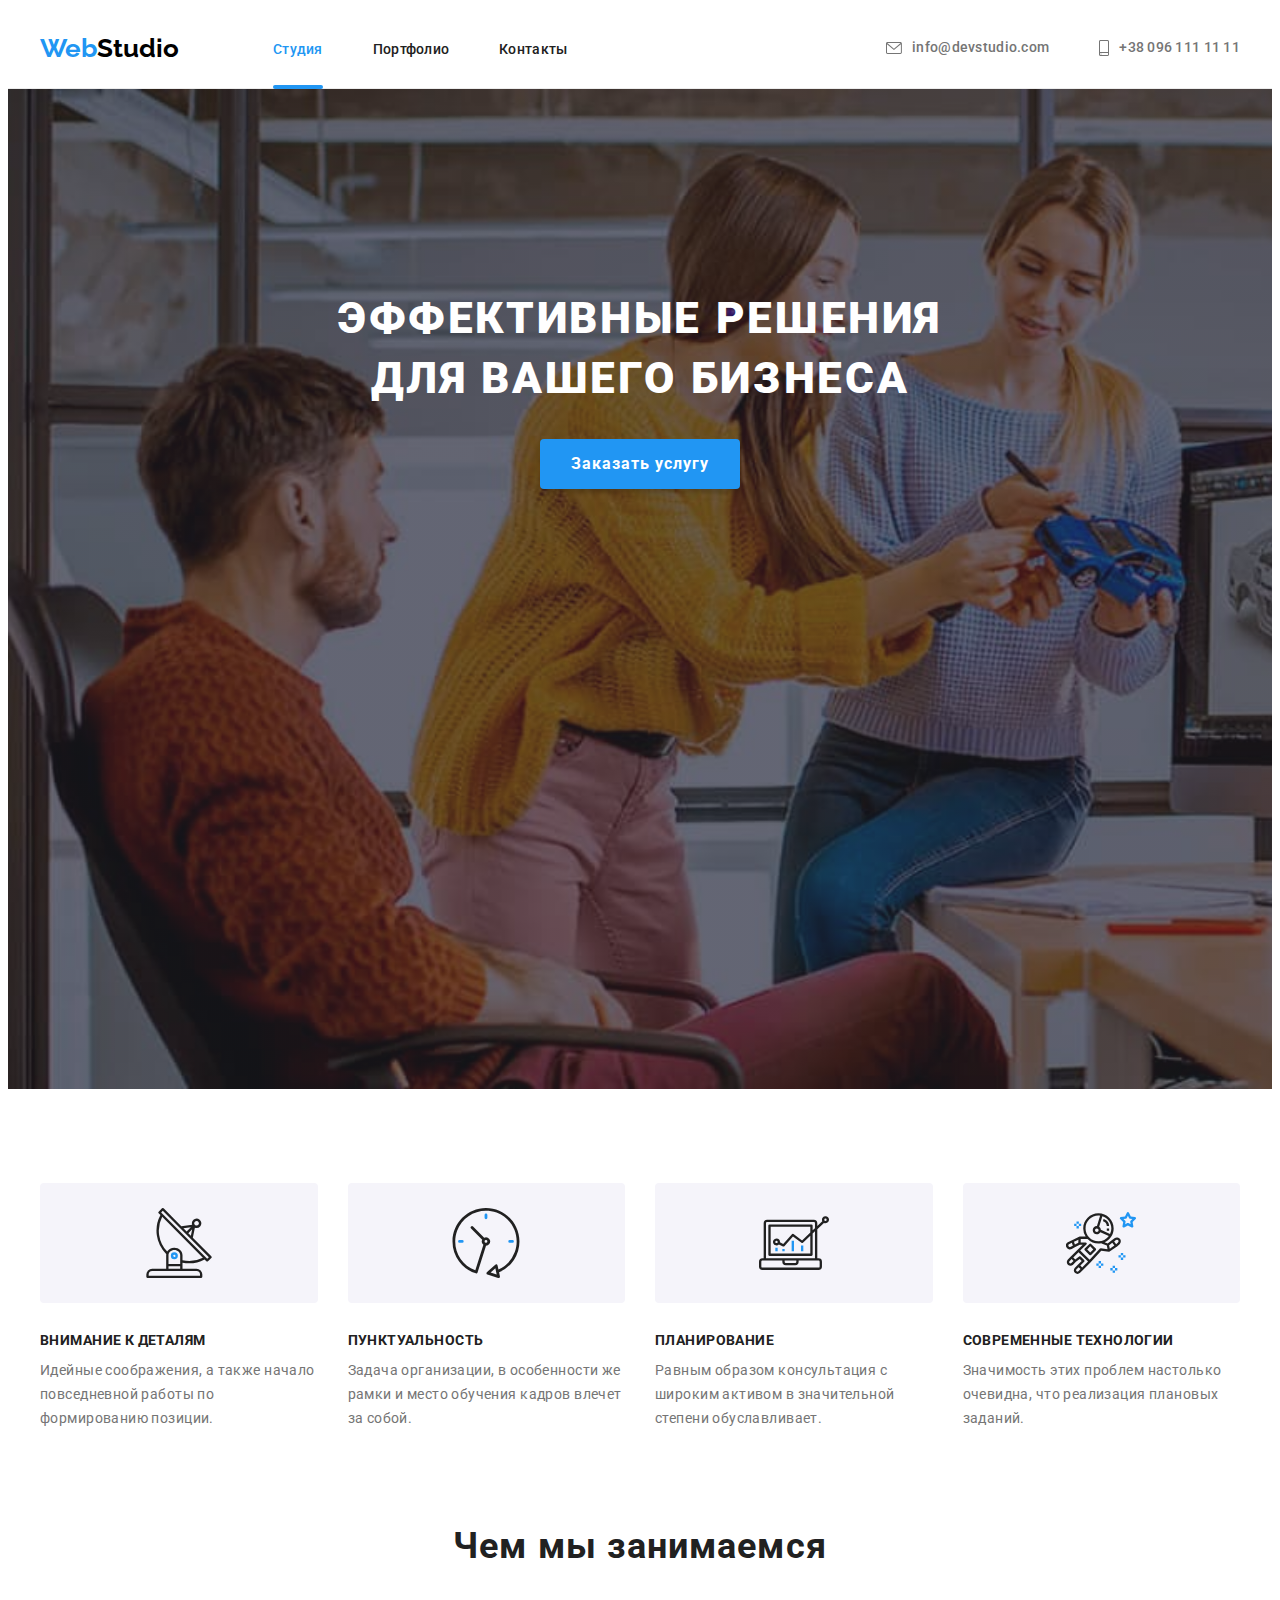
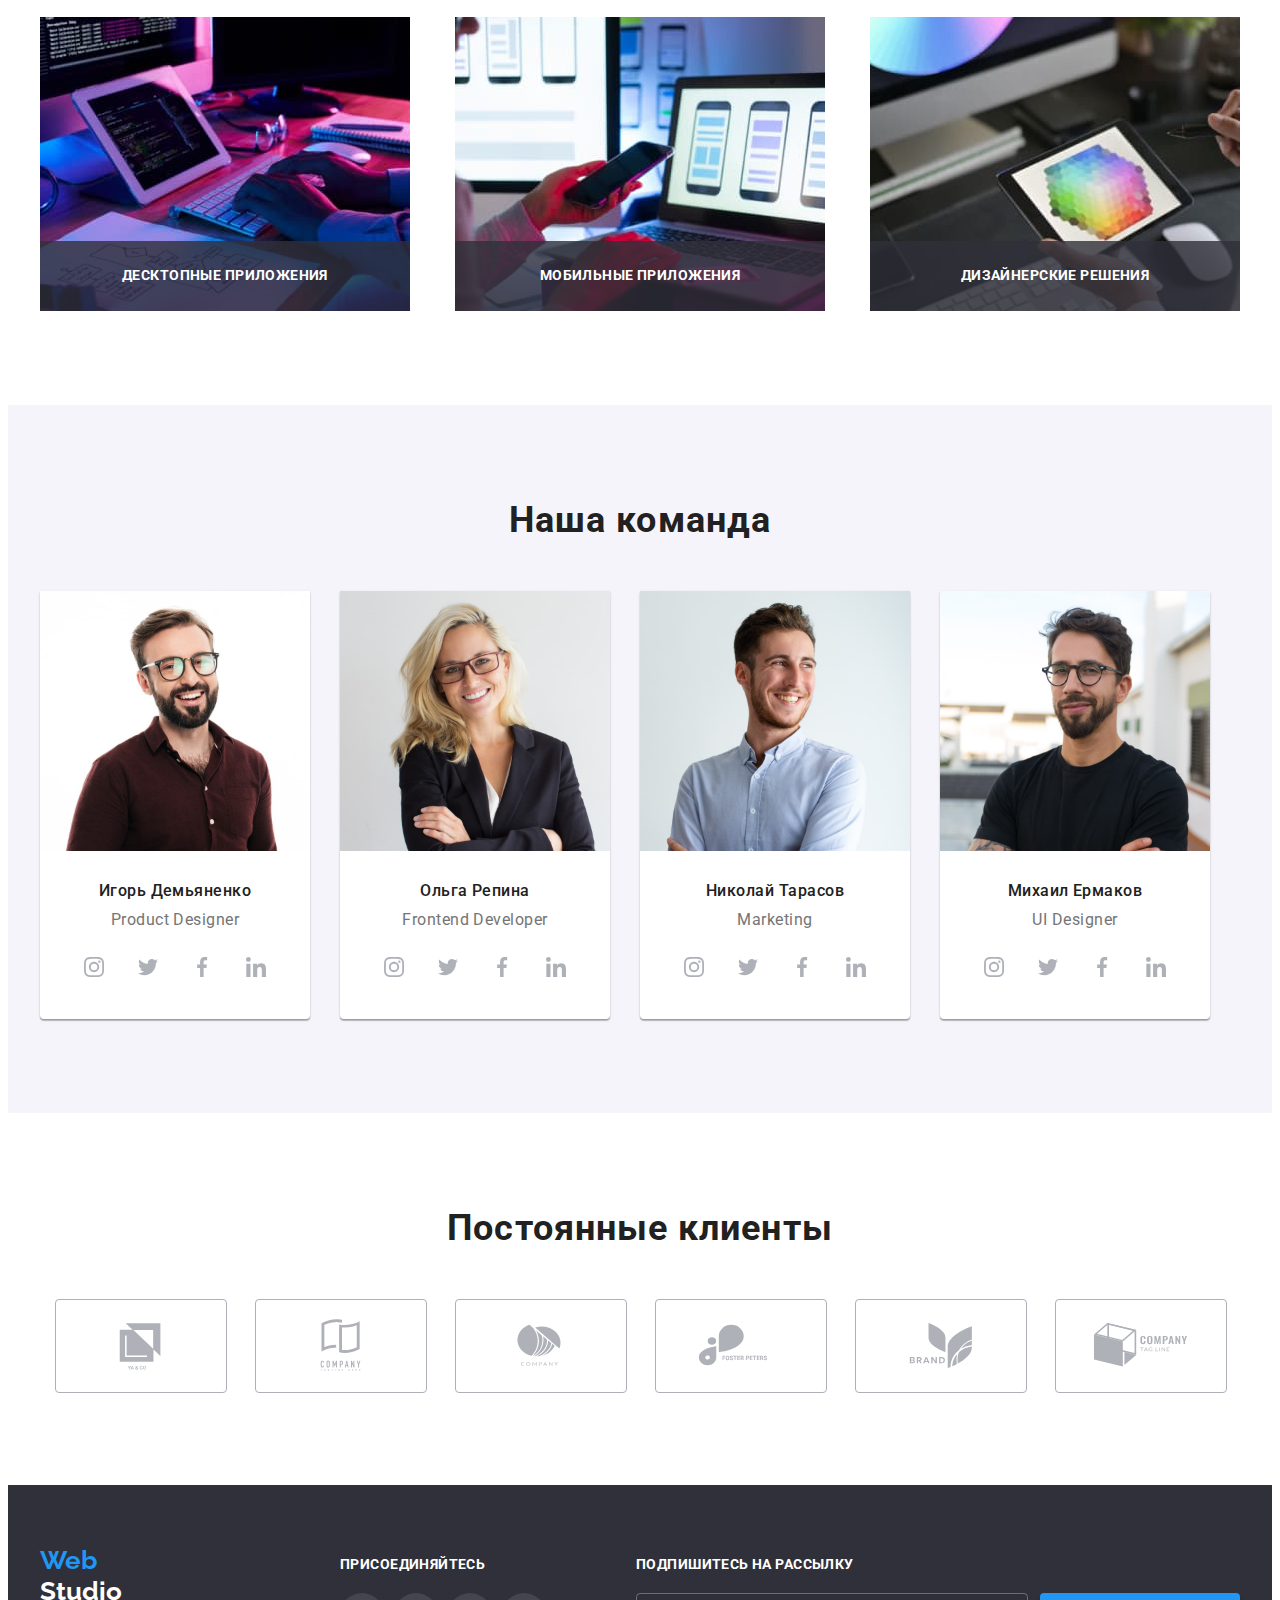
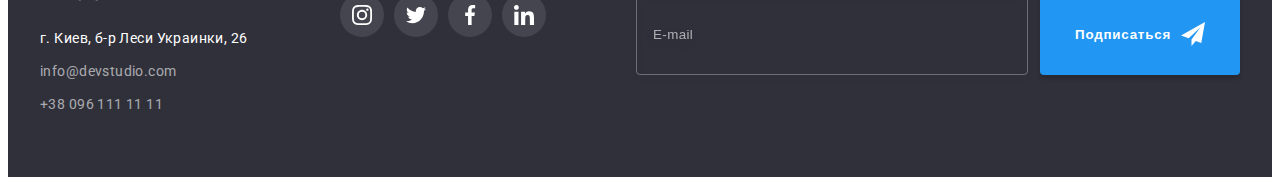
<file: index.html>
<!DOCTYPE html>
<html lang="ru">
	<head>
		<meta charset="UTF-8" />
		<meta http-equiv="X-UA-Compatible" content="IE=edge" />
		<meta name="viewport" content="width=device-width, initial-scale=1.0" />
		<title lang="en">WebStudio</title>
		<link rel="preconnect" href="https://fonts.googleapis.com" />
		<link rel="preconnect" href="https://fonts.gstatic.com" crossorigin />
		<link
			href="https://fonts.googleapis.com/css2?family=Raleway:wght@700&family=Roboto:wght@400;500;700;900&display=swap"
			rel="stylesheet"
		/>
		<link
			rel="stylesheet"
			href="https://cdnjs.cloudflare.com/ajax/libs/modern-normalize/1.1.0/modern-normalize.min.css"
			integrity="sha512-wpPYUAdjBVSE4KJnH1VR1HeZfpl1ub8YT/NKx4PuQ5NmX2tKuGu6U/JRp5y+Y8XG2tV+wKQpNHVUX03MfMFn9Q=="
			crossorigin="anonymous"
			referrerpolicy="no-referrer"
		/>
		<link rel="stylesheet" href="./css/styles.css" />
	</head>
	<body>
		<header class="page-header">
			<div class="container header-container">
				<nav class="navigation">
					<a class="logo link" href="./index.html" lang="en">
						<span class="logo-font-size logo-accent-color">Web</span>
						<span class="logo-font-size">Studio</span>
					</a>
					<ul class="menu-nav list">
						<li class="menu-nav-item">
							<a class="link current" href="./index.html">Студия</a>
						</li>

						<li class="menu-nav-item">
							<a class="link" href="./portfolio.html">Портфолио</a>
						</li>

						<li class="menu-nav-item">
							<a class="link" href="">Контакты</a>
						</li>
					</ul>
				</nav>
				<ul class="menu-contacts list">
					<li class="menu-contacts-item">
						<a class="link" href="mailto:info@devstudio.com">
							<svg class="menu-contact-icon" width="16" height="12">
								<use href="./images/sprite.svg#envelope"></use>
							</svg>
							info@devstudio.com
						</a>
					</li>

					<li class="menu-contacts-item">
						<a class="link" href="tel:+380961111111">
							<svg class="menu-contact-icon" width="10" height="16">
								<use href="./images/sprite.svg#phone"></use>
							</svg>
							+38 096 111 11 11
						</a>
					</li>
				</ul>
			</div>
		</header>

		<main>
			<section class="hero">
				<div class="container">
					<h1 class="hero-title">Эффективные решения для вашего бизнеса</h1>
					<button class="hero-btn button" type="button" data-modal-open>Заказать услугу</button>
				</div>
			</section>

			<section class="section feature-section">
				<div class="container">
					<h2 class="section-title visually-hidden">Особенности</h2>
					<ul class="feature-list list">
						<li class="feature-list-item">
							<div class="feature-icon-box">
								<svg class="feature-icon" width="70" height="70">
									<use href="./images/sprite.svg#antenna"></use>
								</svg>
							</div>
							<h3 class="feature-title">Внимание к деталям</h3>
							<p class="feature-description">
								Идейные соображения, а также начало повседневной работы по формированию позиции.
							</p>
						</li>

						<li class="feature-list-item">
							<div class="feature-icon-box">
								<svg class="feature-icon" width="70" height="70">
									<use href="./images/sprite.svg#clock"></use>
								</svg>
							</div>
							<h3 class="feature-title">Пунктуальность</h3>
							<p class="feature-description">
								Задача организации, в особенности же рамки и место обучения кадров влечет за собой.
							</p>
						</li>

						<li class="feature-list-item">
							<div class="feature-icon-box">
								<svg class="feature-icon" width="70" height="70">
									<use href="./images/sprite.svg#diagram"></use>
								</svg>
							</div>
							<h3 class="feature-title">Планирование</h3>
							<p class="feature-description">
								Равным образом консультация с широким активом в значительной степени обуславливает.
							</p>
						</li>

						<li class="feature-list-item">
							<div class="feature-icon-box">
								<svg class="feature-icon" width="70" height="70">
									<use href="./images/sprite.svg#astronaut"></use>
								</svg>
							</div>
							<h3 class="feature-title">Современные технологии</h3>
							<p class="feature-description">
								Значимость этих проблем настолько очевидна, что реализация плановых заданий.
							</p>
						</li>
					</ul>
				</div>
			</section>

			<section class="section">
				<div class="container">
					<h2 class="section-title">Чем мы занимаемся</h2>
					<ul class="activity-list list">
						<li class="activity-list-item">
							<a class="activity-link link" href="">
								<img src="./images/activity-img-1.jpg" alt="Направление деятельности" width="370" height="294" />
							</a>
							<h3 class="activity-title">Десктопные приложения</h3>
						</li>

						<li class="activity-list-item">
							<a class="activity-link link" href="">
								<img src="./images/activity-img-2.jpg" alt="Направление деятельности" width="370" height="294" />
							</a>
							<h3 class="activity-title">Мобильные приложения</h3>
						</li>

						<li class="activity-list-item">
							<a class="activity-link link" href="">
								<img src="./images/activity-img-3.jpg" alt="Направление деятельности" width="370" height="294" />
							</a>
							<h3 class="activity-title">Дизайнерские решения</h3>
						</li>
					</ul>
				</div>
			</section>

			<section class="staff section">
				<div class="container">
					<h2 class="section-title">Наша команда</h2>
					<ul class="staff-list list">
						<li class="staff-list-item">
							<img src="./images/staff-avatar-img-1.jpg" alt="Аватар сотрудника" width="270" height="260" />
							<h3 class="staff-name">Игорь Демьяненко</h3>
							<p class="staff-position">Product Designer</p>
							<ul class="social-list list">
								<li class="social-list-item">
									<a
										class="social-list-link link"
										href="https://www.instagram.com/"
										target="_blank"
										rel="noreferrer noopener"
									>
										<svg class="social-list-icon" width="20" height="20">
											<use href="./images/sprite.svg#instagram"></use>
										</svg>
									</a>
								</li>

								<li class="social-list-item">
									<a class="social-list-link link" href="https://twitter.com" target="_blank" rel="noreferrer noopener">
										<svg class="social-list-icon" width="20" height="20">
											<use href="./images/sprite.svg#twitter"></use>
										</svg>
									</a>
								</li>

								<li class="social-list-item">
									<a
										class="social-list-link link"
										href="https://www.facebook.com/"
										target="_blank"
										rel="noreferrer noopener"
									>
										<svg class="social-list-icon" width="20" height="20">
											<use href="./images/sprite.svg#facebook"></use>
										</svg>
									</a>
								</li>

								<li class="social-list-item">
									<a
										class="social-list-link link"
										href="https://www.linkedin.com/"
										target="_blank"
										rel="noreferrer noopener"
									>
										<svg class="social-list-icon" width="20" height="20">
											<use href="./images/sprite.svg#linkedin"></use>
										</svg>
									</a>
								</li>
							</ul>
						</li>

						<li class="staff-list-item">
							<img src="./images/staff-avatar-img-2.jpg" alt="Аватар сотрудника" width="270" height="260" />
							<h3 class="staff-name">Ольга Репина</h3>
							<p class="staff-position">Frontend Developer</p>
							<ul class="social-list list">
								<li class="social-list-item">
									<a
										class="social-list-link link"
										href="https://www.instagram.com/"
										target="_blank"
										rel="noreferrer noopener"
									>
										<svg class="social-list-icon" width="20" height="20">
											<use href="./images/sprite.svg#instagram"></use>
										</svg>
									</a>
								</li>

								<li class="social-list-item">
									<a class="social-list-link link" href="https://twitter.com" target="_blank" rel="noreferrer noopener">
										<svg class="social-list-icon" width="20" height="20">
											<use href="./images/sprite.svg#twitter"></use>
										</svg>
									</a>
								</li>

								<li class="social-list-item">
									<a
										class="social-list-link link"
										href="https://www.facebook.com/"
										target="_blank"
										rel="noreferrer noopener"
									>
										<svg class="social-list-icon" width="20" height="20">
											<use href="./images/sprite.svg#facebook"></use>
										</svg>
									</a>
								</li>

								<li class="social-list-item">
									<a
										class="social-list-link link"
										href="https://www.linkedin.com/"
										target="_blank"
										rel="noreferrer noopener"
									>
										<svg class="social-list-icon" width="20" height="20">
											<use href="./images/sprite.svg#linkedin"></use>
										</svg>
									</a>
								</li>
							</ul>
						</li>

						<li class="staff-list-item">
							<img src="./images/staff-avatar-img-3.jpg" alt="Аватар сотрудника" width="270" height="260" />
							<h3 class="staff-name">Николай Тарасов</h3>
							<p class="staff-position">Marketing</p>
							<ul class="social-list list">
								<li class="social-list-item">
									<a
										class="social-list-link link"
										href="https://www.instagram.com/"
										target="_blank"
										rel="noreferrer noopener"
									>
										<svg class="social-list-icon" width="20" height="20">
											<use href="./images/sprite.svg#instagram"></use>
										</svg>
									</a>
								</li>

								<li class="social-list-item">
									<a class="social-list-link link" href="https://twitter.com" target="_blank" rel="noreferrer noopener">
										<svg class="social-list-icon" width="20" height="20">
											<use href="./images/sprite.svg#twitter"></use>
										</svg>
									</a>
								</li>

								<li class="social-list-item">
									<a
										class="social-list-link link"
										href="https://www.facebook.com/"
										target="_blank"
										rel="noreferrer noopener"
									>
										<svg class="social-list-icon" width="20" height="20">
											<use href="./images/sprite.svg#facebook"></use>
										</svg>
									</a>
								</li>

								<li class="social-list-item">
									<a
										class="social-list-link link"
										href="https://www.linkedin.com/"
										target="_blank"
										rel="noreferrer noopener"
									>
										<svg class="social-list-icon" width="20" height="20">
											<use href="./images/sprite.svg#linkedin"></use>
										</svg>
									</a>
								</li>
							</ul>
						</li>

						<li class="staff-list-item">
							<img src="./images/staff-avatar-img-4.jpg" alt="Аватар сотрудника" width="270" height="260" />
							<h3 class="staff-name">Михаил Ермаков</h3>
							<p class="staff-position">UI Designer</p>
							<ul class="social-list list">
								<li class="social-list-item">
									<a
										class="social-list-link link"
										href="https://www.instagram.com/"
										target="_blank"
										rel="noreferrer noopener"
									>
										<svg class="social-list-icon" width="20" height="20">
											<use href="./images/sprite.svg#instagram"></use>
										</svg>
									</a>
								</li>

								<li class="social-list-item">
									<a class="social-list-link link" href="https://twitter.com" target="_blank" rel="noreferrer noopener">
										<svg class="social-list-icon" width="20" height="20">
											<use href="./images/sprite.svg#twitter"></use>
										</svg>
									</a>
								</li>

								<li class="social-list-item">
									<a
										class="social-list-link link"
										href="https://www.facebook.com/"
										target="_blank"
										rel="noreferrer noopener"
									>
										<svg class="social-list-icon" width="20" height="20">
											<use href="./images/sprite.svg#facebook"></use>
										</svg>
									</a>
								</li>

								<li class="social-list-item">
									<a
										class="social-list-link link"
										href="https://www.linkedin.com/"
										target="_blank"
										rel="noreferrer noopener"
									>
										<svg class="social-list-icon" width="20" height="20">
											<use href="./images/sprite.svg#linkedin"></use>
										</svg>
									</a>
								</li>
							</ul>
						</li>
					</ul>
				</div>
			</section>

			<section class="clients section">
				<div class="container">
					<h2 class="section-title">Постоянные клиенты</h2>
					<ul class="client-list list">
						<li class="client-list-item">
							<a class="client-list-link link" href="" target="_blank" rel="noreferrer noopener">
								<svg class="client-list-icon" width="106" height="60">
									<use href="./images/sprite.svg#logo-icon-client-1"></use>
								</svg>
							</a>
						</li>

						<li class="client-list-item">
							<a class="client-list-link link" href="" target="_blank" rel="noreferrer noopener">
								<svg class="client-list-icon" width="106" height="60">
									<use href="./images/sprite.svg#logo-icon-client-2"></use>
								</svg>
							</a>
						</li>

						<li class="client-list-item">
							<a class="client-list-link link" href="" target="_blank" rel="noreferrer noopener">
								<svg class="client-list-icon" width="106" height="60">
									<use href="./images/sprite.svg#logo-icon-client-3"></use>
								</svg>
							</a>
						</li>

						<li class="client-list-item">
							<a class="client-list-link link" href="" target="_blank" rel="noreferrer noopener">
								<svg class="client-list-icon" width="106" height="60">
									<use href="./images/sprite.svg#logo-icon-client-4"></use>
								</svg>
							</a>
						</li>

						<li class="client-list-item">
							<a class="client-list-link link" href="" target="_blank" rel="noreferrer noopener">
								<svg class="client-list-icon" width="106" height="60">
									<use href="./images/sprite.svg#logo-icon-client-5"></use>
								</svg>
							</a>
						</li>

						<li class="client-list-item">
							<a class="client-list-link link" href="" target="_blank" rel="noreferrer noopener">
								<svg class="client-list-icon" width="106" height="60">
									<use href="./images/sprite.svg#logo-icon-client-6"></use>
								</svg>
							</a>
						</li>
					</ul>
				</div>
			</section>
		</main>

		<footer class="page-footer">
			<div class="container footer-container">
				<div class="footer-address-box">
					<a class="logo link" href="./index.html" lang="en">
						<span class="logo-font-size logo-accent-color">Web</span>
						<span class="logo-font-size">Studio</span>
					</a>
					<address>
						<ul class="list contact-list">
							<li class="contact-list-item">
								<a class="link opacity-link" href="https://goo.gl/maps/CGZ676xCDxBF31A58">
									г. Киев, б-р Леси Украинки, 26
								</a>
							</li>

							<li class="contact-list-item">
								<a class="link" href="mailto:info@devstudio.com">info@devstudio.com</a>
							</li>

							<li class="contact-list-item">
								<a class="link" href="tel:+380961111111">+38 096 111 11 11</a>
							</li>
						</ul>
					</address>
				</div>
				<div class="footer-social-box">
					<p class="footer-social-call">присоединяйтесь</p>
					<ul class="footer-list list">
						<li class="footer-list-item">
							<a
								class="footer-list-link link"
								href="https://www.instagram.com/"
								target="_blank"
								rel="noreferrer noopener"
							>
								<svg class="footer-list-icon" width="20" height="20">
									<use href="./images/sprite.svg#instagram"></use>
								</svg>
							</a>
						</li>

						<li class="footer-list-item">
							<a class="footer-list-link link" href="https://twitter.com" target="_blank" rel="noreferrer noopener">
								<svg class="footer-list-icon" width="20" height="20">
									<use href="./images/sprite.svg#twitter"></use>
								</svg>
							</a>
						</li>

						<li class="footer-list-item">
							<a
								class="footer-list-link link"
								href="https://www.facebook.com/"
								target="_blank"
								rel="noreferrer noopener"
							>
								<svg class="footer-list-icon" width="20" height="20">
									<use href="./images/sprite.svg#facebook"></use>
								</svg>
							</a>
						</li>

						<li class="footer-list-item">
							<a
								class="footer-list-link link"
								href="https://www.linkedin.com/"
								target="_blank"
								rel="noreferrer noopener"
							>
								<svg class="footer-list-icon" width="20" height="20">
									<use href="./images/sprite.svg#linkedin"></use>
								</svg>
							</a>
						</li>
					</ul>
				</div>
				<form class="footer-form">
					<p class="footer-form-call">Подпишитесь на рассылку</p>
					<div class="footer-form-wrapper">
						<input class="footer-form-input" type="email" name="mailing" placeholder="E-mail" />
						<button class="footer-form-btn">
							<span class="footer-form-btn-text">Подписаться</span>
						</button>
					</div>
				</form>
			</div>
		</footer>

		<div class="backdrop is-hidden" data-modal>
			<div class="modal">
				<button class="modal-close-btn button" type="submit" data-modal-close>
					<svg class="modal-close-icon" width="18" height="18">
						<use href="./images/sprite.svg#close-icon"></use>
					</svg>
				</button>

				<strong class="contact-form-call">Оставьте свои данные, мы вам перезвоним</strong>

				<form class="contact-form">
					<ul class="contact-form-list list">
						<li class="contact-form-list-item">
							<label class="contact-form-label">
								<span class="contact-form-label-text">Имя</span>
								<span class="contact-form-input-wrapper">
									<input class="contact-form-input" type="text" name="user_name" />
									<svg class="contact-form-input-icon" width="18" height="18">
										<use href="./images/sprite.svg#person"></use>
									</svg>
								</span>
							</label>
						</li>

						<li class="contact-form-list-item">
							<label class="contact-form-label">
								<span class="contact-form-label-text">Телефон</span>
								<span class="contact-form-input-wrapper">
									<input class="contact-form-input" type="tel" name="user_phone" />
									<svg class="contact-form-input-icon" width="18" height="18">
										<use href="./images/sprite.svg#handset"></use>
									</svg>
								</span>
							</label>
						</li>

						<li class="contact-form-list-item">
							<label class="contact-form-label">
								<span class="contact-form-label-text">Почта</span>
								<span class="contact-form-input-wrapper">
									<input class="contact-form-input" type="email" name="user_email" />
									<svg class="contact-form-input-icon" width="18" height="18">
										<use href="./images/sprite.svg#email"></use>
									</svg>
								</span>
							</label>
						</li>

						<li class="contact-form-list-item">
							<label class="contact-form-label">
								<span class="contact-form-label-text">Комментарий</span>
								<textarea class="contact-form-message" name="user_comment" placeholder="Введите текст"></textarea>
							</label>
						</li>
					</ul>

					<div class="contact-form-checkbox-wrapper">
						<input
							class="contact-form-checkbox-input visually-hidden"
							type="checkbox"
							name="accept_policy"
							value="accept_policy"
							id="policy-checkbox"
							required
						/>
						<label class="contact-form-checkbox-label" for="policy-checkbox">
							<span class="contact-form-label-text">
								Соглашаюсь с рассылкой и принимаю
								<a class="text-agreement-link" href="" rel="noreferrer noopener">Условия договора</a>
							</span>
						</label>
					</div>
					<button class="contact-form-submit-btn button" type="submit">Отправить</button>
				</form>
			</div>
		</div>

		<script src="./js/modal.js"></script>
	</body>
</html>
</file>
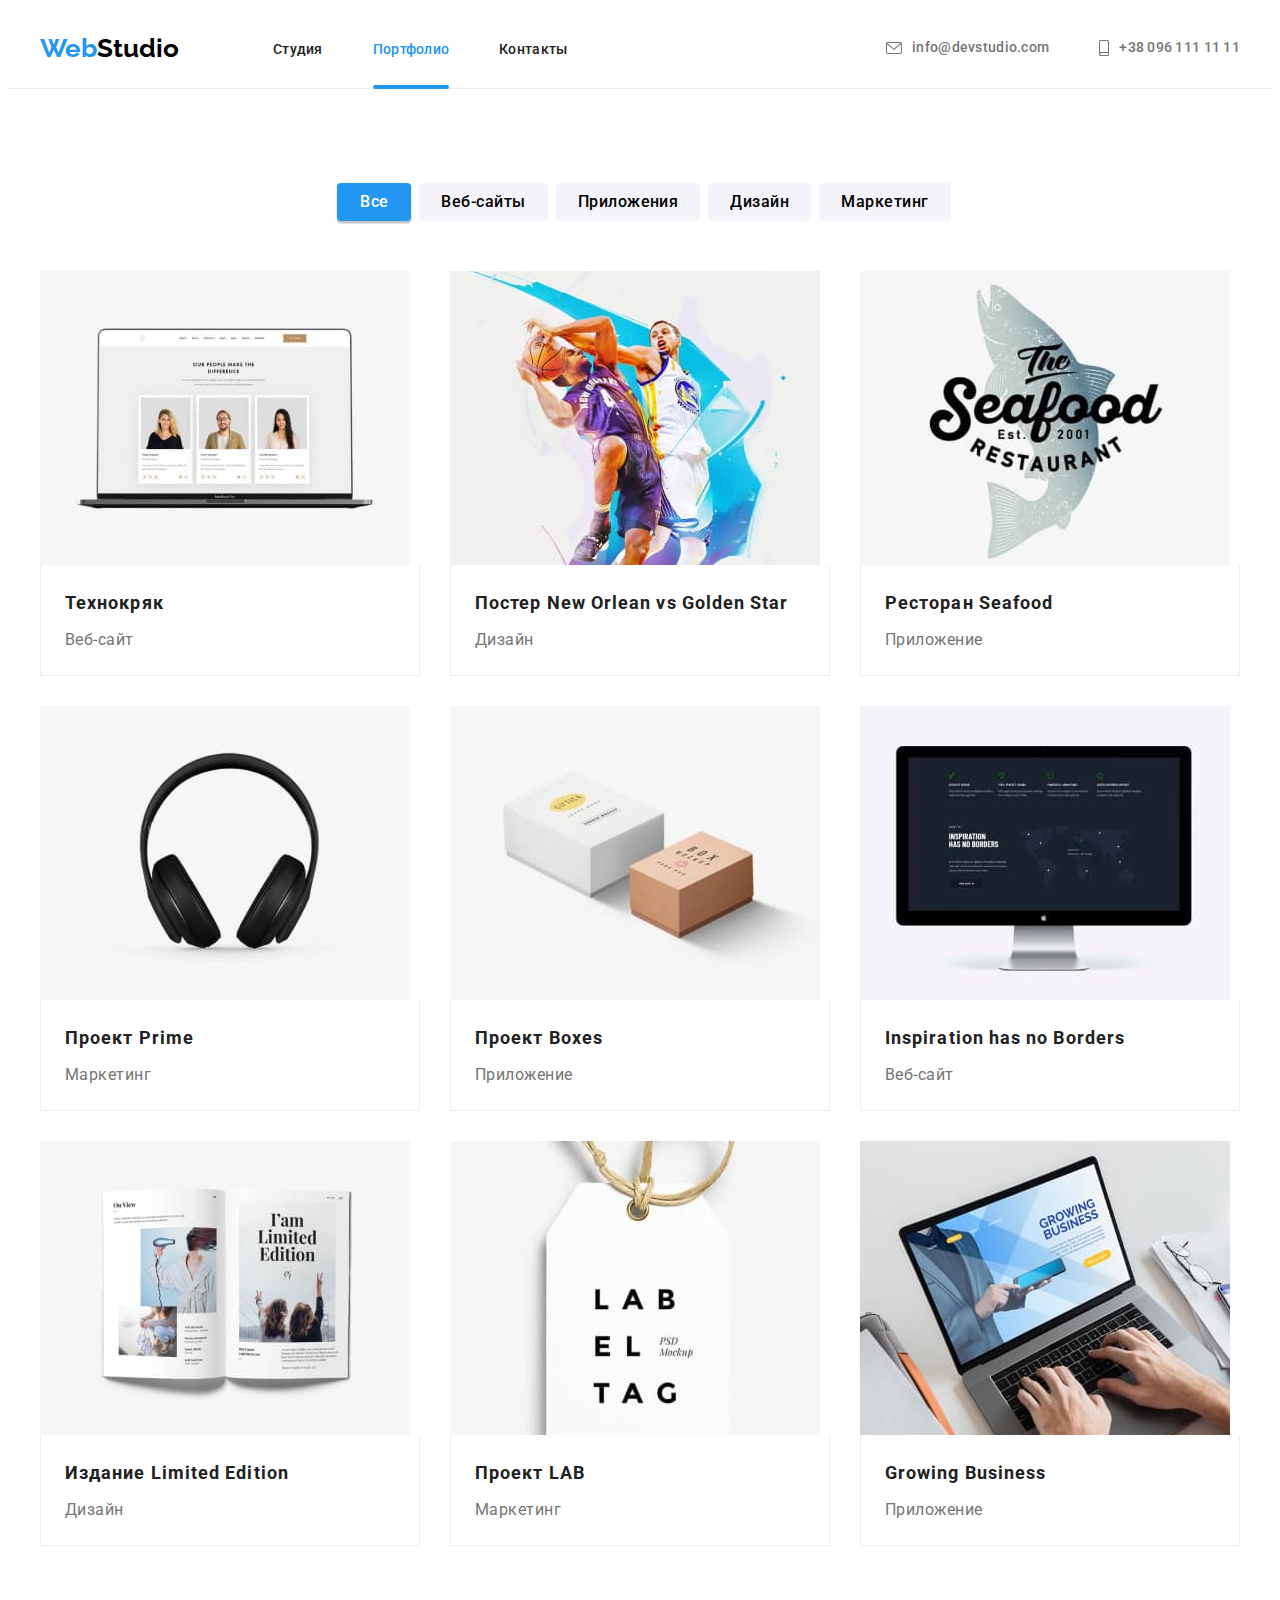
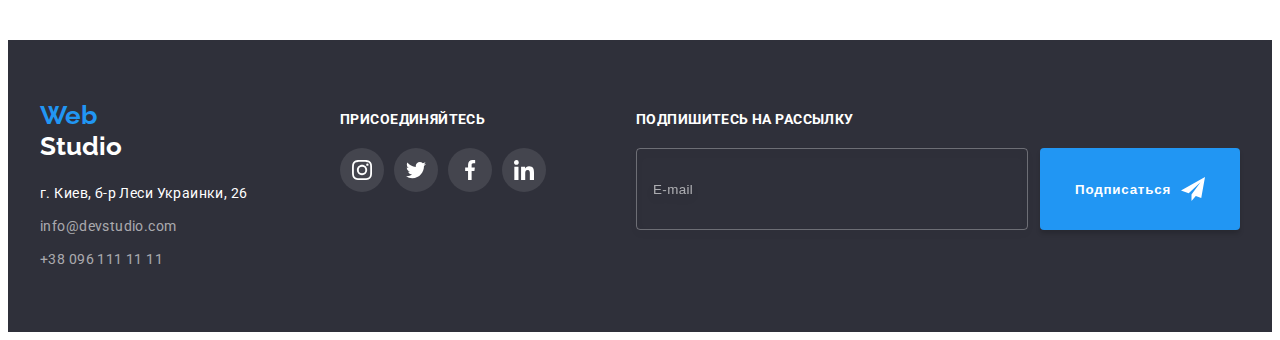
<file: portfolio.html>
<!DOCTYPE html>
<html lang="ru">
	<head>
		<meta charset="UTF-8" />
		<meta http-equiv="X-UA-Compatible" content="IE=edge" />
		<meta name="viewport" content="width=device-width, initial-scale=1.0" />
		<title lang="en">WebStudio</title>
		<link rel="preconnect" href="https://fonts.googleapis.com" />
		<link rel="preconnect" href="https://fonts.gstatic.com" crossorigin />
		<link
			href="https://fonts.googleapis.com/css2?family=Raleway:wght@700&family=Roboto:wght@400;500;700;900&display=swap"
			rel="stylesheet"
		/>
		<link
			rel="stylesheet"
			href="https://cdnjs.cloudflare.com/ajax/libs/modern-normalize/1.1.0/modern-normalize.min.css"
			integrity="sha512-wpPYUAdjBVSE4KJnH1VR1HeZfpl1ub8YT/NKx4PuQ5NmX2tKuGu6U/JRp5y+Y8XG2tV+wKQpNHVUX03MfMFn9Q=="
			crossorigin="anonymous"
			referrerpolicy="no-referrer"
		/>
		<link rel="stylesheet" href="./css/styles.css" />
	</head>
	<body>
		<header class="page-header">
			<div class="container header-container">
				<nav class="navigation">
					<a class="logo link" href="./index.html" lang="en">
						<span class="logo-font-size logo-accent-color">Web</span>
						<span class="logo-font-size">Studio</span>
					</a>
					<ul class="menu-nav list">
						<li class="menu-nav-item">
							<a class="link" href="./index.html">Студия</a>
						</li>

						<li class="menu-nav-item">
							<a class="link current" href="./portfolio.html">Портфолио</a>
						</li>

						<li class="menu-nav-item">
							<a class="link" href="">Контакты</a>
						</li>
					</ul>
				</nav>

				<ul class="menu-contacts list">
					<li class="menu-contacts-item">
						<a class="link" href="mailto:info@devstudio.com">
							<svg class="menu-contact-icon" width="16" height="12">
								<use href="./images/sprite.svg#envelope"></use>
							</svg>
							info@devstudio.com
						</a>
					</li>

					<li class="menu-contacts-item">
						<a class="link" href="tel:+380961111111">
							<svg class="menu-contact-icon" width="10" height="16">
								<use href="./images/sprite.svg#phone"></use>
							</svg>
							+38 096 111 11 11
						</a>
					</li>
				</ul>
			</div>
		</header>

		<main>
			<section class="section">
				<div class="container">
					<h1 class="visually-hidden">Портфолио</h1>

					<ul class="list filter-list">
						<li class="filter-list-item">
							<button class="filter-btn button current" type="button">Все</button>
						</li>

						<li class="filter-list-item">
							<button class="filter-btn button" type="button">Веб-сайты</button>
						</li>

						<li class="filter-list-item">
							<button class="filter-btn button" type="button">Приложения</button>
						</li>

						<li class="filter-list-item">
							<button class="filter-btn button" type="button">Дизайн</button>
						</li>

						<li class="filter-list-item">
							<button class="filter-btn button" type="button">Маркетинг</button>
						</li>
					</ul>

					<ul class="list project-list">
						<li class="project-card">
							<a class="project-link link" href="">
								<div class="project-thumb">
									<img
										src="./images/portfolio/portfolio-img-1.jpg"
										alt="Фрагмент страницы веб-сайта"
										width="370"
										height="294"
									/>
									<div class="project-overlay">
										<p class="project-overlay-text">
											Ресурс предлагает комплексные предложения с разным уровнем функционала и сервисов. Все это
											позволит посетителю получить исчерпывающие сведения
											<br />
											о компании или частном лице.
										</p>
									</div>
								</div>
								<div class="project-description">
									<h2 class="project-name">Технокряк</h2>
									<p class="project-category">Веб-сайт</p>
								</div>
							</a>
						</li>

						<li class="project-card">
							<a class="project-link link" href="">
								<div class="project-thumb">
									<img
										src="./images/portfolio/portfolio-img-2.jpg"
										alt="Фрагмент дизайна постера"
										width="370"
										height="294"
									/>
									<div class="project-overlay">
										<p class="project-overlay-text">
											Ресурс предлагает комплексные предложения с разным уровнем функционала и сервисов. Все это
											позволит посетителю получить исчерпывающие сведения
											<br />
											о компании или частном лице.
										</p>
									</div>
								</div>
								<div class="project-description">
									<h2 class="project-name">Постер New Orlean vs Golden Star</h2>
									<p class="project-category">Дизайн</p>
								</div>
							</a>
						</li>

						<li class="project-card">
							<a class="project-link link" href="">
								<div class="project-thumb">
									<img
										src="./images/portfolio/portfolio-img-3.jpg"
										alt="Фрагмент главной страницы приложения"
										width="370"
										height="294"
									/>
									<div class="project-overlay">
										<p class="project-overlay-text">
											Ресурс предлагает комплексные предложения с разным уровнем функционала и сервисов. Все это
											позволит посетителю получить исчерпывающие сведения
											<br />
											о компании или частном лице.
										</p>
									</div>
								</div>
								<div class="project-description">
									<h2 class="project-name">Ресторан Seafood</h2>
									<p class="project-category">Приложение</p>
								</div>
							</a>
						</li>

						<li class="project-card">
							<a class="project-link link" href="">
								<div class="project-thumb">
									<img
										src="./images/portfolio/portfolio-img-4.jpg"
										alt="Фрагмент главной страницы проекта"
										width="370"
										height="294"
									/>
									<div class="project-overlay">
										<p class="project-overlay-text">
											Ресурс предлагает комплексные предложения с разным уровнем функционала и сервисов. Все это
											позволит посетителю получить исчерпывающие сведения
											<br />
											о компании или частном лице.
										</p>
									</div>
								</div>
								<div class="project-description">
									<h2 class="project-name">Проект Prime</h2>
									<p class="project-category">Маркетинг</p>
								</div>
							</a>
						</li>

						<li class="project-card">
							<a class="project-link link" href="">
								<div class="project-thumb">
									<img
										src="./images/portfolio/portfolio-img-5.jpg"
										alt="Фрагмент главной страницы приложения"
										width="370"
										height="294"
									/>
									<div class="project-overlay">
										<p class="project-overlay-text">
											Ресурс предлагает комплексные предложения с разным уровнем функционала и сервисов. Все это
											позволит посетителю получить исчерпывающие сведения
											<br />
											о компании или частном лице.
										</p>
									</div>
								</div>
								<div class="project-description">
									<h2 class="project-name">Проект Boxes</h2>
									<p class="project-category">Приложение</p>
								</div>
							</a>
						</li>

						<li class="project-card">
							<a class="project-link link" href="">
								<div class="project-thumb">
									<img
										src="./images/portfolio/portfolio-img-6.jpg"
										alt="Фрагмент страницы веб-сайта"
										width="370"
										height="294"
									/>
									<div class="project-overlay">
										<p class="project-overlay-text">
											Ресурс предлагает комплексные предложения с разным уровнем функционала и сервисов. Все это
											позволит посетителю получить исчерпывающие сведения
											<br />
											о компании или частном лице.
										</p>
									</div>
								</div>
								<div class="project-description">
									<h2 class="project-name">Inspiration has no Borders</h2>
									<p class="project-category">Веб-сайт</p>
								</div>
							</a>
						</li>

						<li class="project-card">
							<a class="project-link link" href="">
								<div class="project-thumb">
									<img
										src="./images/portfolio/portfolio-img-7.jpg"
										alt="Фрагмент дизайна издания"
										width="370"
										height="294"
									/>
									<div class="project-overlay">
										<p class="project-overlay-text">
											Ресурс предлагает комплексные предложения с разным уровнем функционала и сервисов. Все это
											позволит посетителю получить исчерпывающие сведения
											<br />
											о компании или частном лице.
										</p>
									</div>
								</div>
								<div class="project-description">
									<h2 class="project-name">Издание Limited Edition</h2>
									<p class="project-category">Дизайн</p>
								</div>
							</a>
						</li>

						<li class="project-card">
							<a class="project-link link" href="">
								<div class="project-thumb">
									<img
										src="./images/portfolio/portfolio-img-8.jpg"
										alt="Фрагмент главной страницы проекта"
										width="370"
										height="294"
									/>
									<div class="project-overlay">
										<p class="project-overlay-text">
											Ресурс предлагает комплексные предложения с разным уровнем функционала и сервисов. Все это
											позволит посетителю получить исчерпывающие сведения
											<br />
											о компании или частном лице.
										</p>
									</div>
								</div>
								<div class="project-description">
									<h2 class="project-name">Проект LAB</h2>
									<p class="project-category">Маркетинг</p>
								</div>
							</a>
						</li>

						<li class="project-card">
							<a class="project-link link" href="">
								<div class="project-thumb">
									<img
										src="./images/portfolio/portfolio-img-9.jpg"
										alt="Фрагмент главной страницы приложения"
										width="370"
										height="294"
									/>
									<div class="project-overlay">
										<p class="project-overlay-text">
											Ресурс предлагает комплексные предложения с разным уровнем функционала и сервисов. Все это
											позволит посетителю получить исчерпывающие сведения
											<br />
											о компании или частном лице.
										</p>
									</div>
								</div>
								<div class="project-description">
									<h2 class="project-name">Growing Business</h2>
									<p class="project-category">Приложение</p>
								</div>
							</a>
						</li>
					</ul>
				</div>
			</section>
		</main>

		<footer class="page-footer">
			<div class="container footer-container">
				<div class="footer-address-box">
					<a class="logo link" href="./index.html" lang="en">
						<span class="logo-font-size logo-accent-color">Web</span>
						<span class="logo-font-size">Studio</span>
					</a>
					<address>
						<ul class="list contact-list">
							<li class="contact-list-item">
								<a class="link opacity-link" href="https://goo.gl/maps/CGZ676xCDxBF31A58">
									г. Киев, б-р Леси Украинки, 26
								</a>
							</li>

							<li class="contact-list-item">
								<a class="link" href="mailto:info@devstudio.com">info@devstudio.com</a>
							</li>

							<li class="contact-list-item">
								<a class="link" href="tel:+380961111111">+38 096 111 11 11</a>
							</li>
						</ul>
					</address>
				</div>
				<div class="footer-social-box">
					<p class="footer-social-call">присоединяйтесь</p>
					<ul class="footer-list list">
						<li class="footer-list-item">
							<a
								class="footer-list-link link"
								href="https://www.instagram.com/"
								target="_blank"
								rel="noreferrer noopener"
							>
								<svg class="footer-list-icon" width="20" height="20">
									<use href="./images/sprite.svg#instagram"></use>
								</svg>
							</a>
						</li>

						<li class="footer-list-item">
							<a class="footer-list-link link" href="https://twitter.com" target="_blank" rel="noreferrer noopener">
								<svg class="footer-list-icon" width="20" height="20">
									<use href="./images/sprite.svg#twitter"></use>
								</svg>
							</a>
						</li>

						<li class="footer-list-item">
							<a
								class="footer-list-link link"
								href="https://www.facebook.com/"
								target="_blank"
								rel="noreferrer noopener"
							>
								<svg class="footer-list-icon" width="20" height="20">
									<use href="./images/sprite.svg#facebook"></use>
								</svg>
							</a>
						</li>

						<li class="footer-list-item">
							<a
								class="footer-list-link link"
								href="https://www.linkedin.com/"
								target="_blank"
								rel="noreferrer noopener"
							>
								<svg class="footer-list-icon" width="20" height="20">
									<use href="./images/sprite.svg#linkedin"></use>
								</svg>
							</a>
						</li>
					</ul>
				</div>
				<form class="footer-form">
					<p class="footer-form-call">Подпишитесь на рассылку</p>
					<div class="footer-form-wrapper">
						<input class="footer-form-input" type="email" name="mailing" placeholder="E-mail" />
						<button class="footer-form-btn">
							<span class="footer-form-btn-text">Подписаться</span>
						</button>
					</div>
				</form>
			</div>
		</footer>
	</body>
</html>
</file>
<file: css/styles.css>
:root {
  --primary-font-family: 'Roboto', sans-serif;
  --main-logo-font-family: 'Raleway', sans-serif;

  --primary-text-color: #212121;
  --secondary-text-color: #757575;
  --opacity-text-color: rgba(255, 255, 255, 0.6);
  --placeholder-text-color: rgba(117, 117, 117, 0.5);
  --accent-color: #2196F3;
  --btn-color-hover: #188CE8;
  --primary-white-color: #ffffff;
  --primary-bg-color: #2F303A;
  --secondary-bg-color: #F5F4FA;  
  --activity-bg-color: rgba(47, 48, 58, 0.8);
  --fallback-bg-color: #C4C4C4;
  --backdrop-bg-color: rgba(0, 0, 0, 0.2);
  --logo-black-color: #000000;  
  --primary-border-color: #EEEEEE;
  --secondary-border-color: #ECECEC;  
  --primary-icon-color: #AFB1B8;
  --bg-icon-color: rgba(255, 255, 255, 0.1);  
  --overlay-card-color: rgba(33, 150, 243, 0.9);
  --project-card-gap: 30px;

  --duration: 250ms;
  --timing-function: cubic-bezier(0.4, 0, 0.2, 1);  
}

/* ----- START - COMMON STYLES ----- */

body {  
  font-family: var(--primary-font-family);
  color: var(--primary-text-color);

  background-color: var(--primary-white-color);
}

h1,
h2,
h3,
h4,
h5,
h6,
p {
  margin-top: 0;
  margin-bottom: 0;
}

ul,
ol {
  margin-top: 0;
  margin-bottom: 0;
  padding-left: 0;
}

img {
  display: block;
  max-width: 100%;
  height: auto;
}

.list {
  list-style: none;  
}

.link {
  text-decoration: none;  
}

.container {
  width: 1200px;
  margin-left: auto;
  margin-right: auto;
  padding-left: 15px;
  padding-right: 15px;
}

.visually-hidden {
  position: absolute;
  width: 1px;
  height: 1px;
  margin: -1px;
  border: 0;
  padding: 0;
  white-space: nowrap;
  clip-path: inset(100%);
  clip: rect(0 0 0 0);
  overflow: hidden;
}

.section {
  padding-top: 94px;
  padding-bottom: 94px;
}

/* ===== END - COMMON STYLES ===== */

/* ----- START - COMPONENTS ----- */

.section-title {
  font-size: 36px;
  line-height: 1.17;
  letter-spacing: 0.03em;
  text-align: center;
}

.button {
  font-family: inherit;
  font-size: 16px;
  cursor: pointer;
}

.social-list {
  display: flex;
  justify-content: center;
  margin-top: 16px;
  margin-bottom: 30px;
}

.social-list-item {
  width: 44px;
  height: 44px;  
}

.social-list-item:not(:first-child) {
  margin-left: 10px;
}

.social-list-link {
  display: flex;
  align-items: center;
  justify-content: center;
  width: 100%;
  height: 100%;

  fill: var(--primary-icon-color);
  background-color: var(--primary-white-color);
  border-radius: 50%;
  transition: background-color var(--duration) var(--timing-function);  
}

.social-list-icon {
  transition: fill var(--duration) var(--timing-function);
}

.social-list-link:hover,
.social-list-link:focus {
  background-color: var(--accent-color);
}

.social-list-link:hover .social-list-icon,
.social-list-link:focus .social-list-icon {
  fill: var(--primary-white-color);
}

.backdrop {
  position: fixed;
  top: 0;
  left: 0;  

  width: 100vw;
  height: 100vh;

  background-color: var(--backdrop-bg-color);
  transform: scale(1) rotate(360deg);
  transition: transform var(--duration) var(--timing-function),              
              visibility var(--duration) var(--timing-function);
}

.backdrop.is-hidden {
  transform: scale(0) rotate(0deg);  
  visibility: hidden;
  pointer-events: none;
}

.modal {
  position: absolute;
  top: 50%;
  left: 50%;
  transform: translate(-50%, -50%);

  width: 528px;
  height: 582px;  
  padding: 40px;  
  
  background-color: var(--primary-white-color);
  box-shadow: 0px 1px 3px rgba(0, 0, 0, 0.12),
              0px 1px 1px rgba(0, 0, 0, 0.14),
              0px 2px 1px rgba(0, 0, 0, 0.2);
  border-radius: 4px;
}

.modal-close-btn {
  position: absolute;
  top: 8px;
  right: 8px;  
  
  display: flex;
  justify-content: center;
  align-items: center;
  width: 30px;
  height: 30px;
  padding: 0; 
  
  border: 1px solid rgba(0, 0, 0, 0.1);
  border-radius: 50%;
  background-color: transparent;  

  cursor: pointer;  
}

.modal-close-icon {
  transition: fill var(--duration) var(--timing-function);
}

.modal-close-btn:hover .modal-close-icon,
.modal-close-btn:focus .modal-close-icon {
  fill: var(--accent-color);
}

.contact-form-call {
  display: block;
  text-align: center;  
  
  font-weight: 700;
  font-size: 20px;
  line-height: 1.15;
  letter-spacing: 0.03em;
}

.contact-form {
  margin-top: 12px;
}

.contact-form-list {
  line-height: 0.01;  
}

.contact-form-list-item:not(:first-child) {
  margin-top: 10px;
}

.contact-form-label-text {  
  font-size: 12px;
  line-height: 1.17;
  letter-spacing: 0.01em;
  color: var(--secondary-text-color);  
}

.contact-form-input-wrapper {
  position: relative;
  
  display: block;
  margin-top: 4px;
  
  color: var(--accent-color);
}

.contact-form-input,
.contact-form-message {
  width: 100%;    

  border: 1px solid rgba(33, 33, 33, 0.2);
  border-radius: 4px;
  transition: border-color var(--duration) var(--timing-function);
}

.contact-form-input {  
  height: 40px;
  padding-left: 42px;  
}

.contact-form-message {
  resize: none;   
  height: 120px;  
  margin-top: 4px;
  padding: 12px 16px;  
}

.contact-form-label .contact-form-message::placeholder {  
  font-size: 12px;
  line-height: 1.17;
  letter-spacing: 0.01em;
  color: var(--placeholder-text-color);  
}

.contact-form-input:focus + .contact-form-input-icon {
  fill: var(--accent-color);
}

.contact-form-input:focus,   
.contact-form-message:focus {  
  outline: none;  
  border-color: var(--accent-color);  
}

.contact-form-input-icon {
  position: absolute;
  top: 50%;
  left: 12px;
  transform: translateY(-50%); 
  transition: fill var(--duration) var(--timing-function); 
}

.contact-form-checkbox-wrapper {
  margin-top: 20px;  
}

.text-agreement-link {
  color: var(--accent-color);
}

.contact-form-checkbox-label {
  display: flex;
  justify-content: center;
  align-items: center;
  
  cursor: pointer;
}

.contact-form-checkbox-label > .contact-form-label-text {
  margin-left: 7px;

  font-size: 14px;
  line-height: 1.71;
  letter-spacing: 0.03em;
}

.contact-form-checkbox-label::before {
  content: '';  
  width: 16px;
  height: 15px;
  border-radius: 2px;
  
  background-image: url(../images/icons/checkbox-off-icon.svg);
  background-repeat: no-repeat;  
}

.contact-form-checkbox-input:checked + .contact-form-checkbox-label::before {
  background-color: var(--accent-color);
  background-image: url(../images/icons/checkbox-on-icon.svg);
}

.contact-form-checkbox-input:focus + .contact-form-checkbox-label::before {
  outline: 2px solid var(--accent-color);
  outline-offset: 2px;             
}

.contact-form-submit-btn {
  display: block;
  min-width: 200px;
  padding: 10px 26px;
  margin-top: 30px;
  margin-left: auto;
  margin-right: auto;

  font-weight: 700;
  line-height: 1.88;
  letter-spacing: 0.06em;
  color: var(--primary-white-color);

  background-color: var(--accent-color);
  border: none;
  border-radius: 4px;
  box-shadow: 0px 4px 4px rgba(0, 0, 0, 0.15);
  transition: background-color var(--duration) var(--timing-function);
}

.contact-form-submit-btn:hover,
.contact-form-submit-btn:focus {
  background-color: var(--btn-color-hover);
}

/* ===== END - COMPONENTS ===== */

/* ----- START - HEADER ----- */

.page-header {
  background-color: var(--primary-white-color);
  border-bottom: 1px solid var(--secondary-border-color);
}

.header-container {
  display: flex;
  justify-content: space-between;
  align-items: center;
}

.navigation {
  display: flex;
  align-items: center;  
}

.logo {
  padding-top: 24px;
  padding-bottom: 24px;
  margin-right: 94px;
  
  font-family: var(--main-logo-font-family);
  font-weight: 700;
  font-size: 0;
  line-height: 1.19;
  letter-spacing: 0.03em;
  color: var(--logo-black-color);      
}

.logo-font-size {    
  font-size: 26px;  
}

.logo-accent-color {
  color: var(--accent-color);
}

.menu-nav {
  display: flex;
  justify-content: space-between;    
}

.menu-nav-item:not(:first-child), 
.menu-contacts-item:not(:first-child) {
  margin-left: 50px;
}

.menu-nav .link,
.menu-contacts .link {
  padding-top: 32px;
  padding-bottom: 32px;

  font-weight: 500;
  font-size: 14px;
  line-height: 1.14;
  letter-spacing: 0.02em;
  color: var(--primary-text-color);

  transition: color var(--duration) var(--timing-function);
}

.menu-contacts {
  display: flex;  
}

.menu-contacts .link {
  display: flex;
  align-items: center;  
  
  color: var(--secondary-text-color);   
}

.menu-nav .link.current,
.menu-nav .link:hover, 
.menu-nav .link:focus,
.menu-contacts .link:hover,
.menu-contacts .link:focus {
  color: var(--accent-color);  
}

.menu-nav .link {
  position: relative; 
}

.menu-nav .link::after {
  content: '';
  
  position: absolute;
  bottom: 0;

  display: block;
  width: 100%;
  height: 4px;

  background-color: var(--accent-color);
  border-radius: 2px;  
  transform: scaleX(0);  
  transition: transform var(--duration) var(--timing-function);
}

.menu-nav .link.current:after,
.menu-nav .link:hover::after, 
.menu-nav .link:focus::after {
  transform: scaleX(1);
}

.menu-contact-icon {
  margin-right: 10px;
  fill: currentColor;
}

/* ===== END - HEADER ===== */

/* ----- START - HERO ----- */
.hero {
  max-width: 1600px;
  min-height: 600px;  
  margin-left: auto;
  margin-right: auto;
  padding-top: 200px;
  padding-bottom: 200px;  

  text-align: center;

  background-image: linear-gradient(
      to right,
      rgba(47, 48, 58, 0.4),
      rgba(47, 48, 58, 0.4)),
      url('../images/bg-hero.jpg');
  background-size: cover;
  background-repeat: no-repeat;  
  background-color: var(--fallback-bg-color);  
}

.hero-title {  
  width: 696px;
  margin: 0 auto;
  
  font-weight: 900;
  font-size: 44px;
  line-height: 1.36;
  letter-spacing: 0.06em;
  color: var(--primary-white-color);
  text-transform: uppercase;  
}

.hero-btn {
  min-width: 200px;  
  padding: 10px 26px;
  margin-top: 30px;

  font-weight: 700;
  line-height: 1.88;
  letter-spacing: 0.06em;
  color: var(--primary-white-color);

  background-color: var(--accent-color);
  border: none;
  border-radius: 4px;
  box-shadow: 0px 4px 4px rgba(0, 0, 0, 0.15);
  transition: background-color var(--duration) var(--timing-function);
}

.hero-btn:hover, 
.hero-btn:focus {
  background-color: var(--btn-color-hover);
}

/* ===== END - HERO ===== */

/* ----- START - FEATURES ----- */

.feature-section {
  padding-bottom: 0;
}

.feature-list {
  display: flex;
  justify-content: space-between;  
}

.feature-list-item {
  flex-basis: calc((100% - 90px) / 4);
}

.feature-title {
  margin-top: 30px;

  font-size: 14px;
  line-height: 1.14;
  letter-spacing: 0.03em;
  text-transform: uppercase;
}

.feature-description {
  margin-top: 10px;

  font-weight: 400;
  font-size: 14px;
  line-height: 1.71;
  letter-spacing: 0.03em;
  color: var(--secondary-text-color);
}

.feature-icon-box {
  display: flex;
  justify-content: center;
  align-items: center;  
  height: 120px;

  background-color: var(--secondary-bg-color);
  border-radius: 4px;
}

/* ===== END - FEATURES ===== */

/* ----- START - ACTIVITY ----- */

.activity-list {
  display: flex;
  justify-content: space-between;
  margin-top: 50px;
}

.activity-list-item {
  position: relative;   
}

.activity-title {
  position: absolute;
  bottom: 0;  
  
  display: flex;
  align-items: center;
  justify-content: center;
  width: 100%;
  height: 70px;

  font-size: 14px;
  line-height: 1.14;
  letter-spacing: 0.03em;
  color: var(--primary-white-color);  
  text-transform: uppercase;

  background-color: var(--activity-bg-color);

  pointer-events: none;
}

/* ===== END - ACTIVITY ===== */

/* ----- START - STAFF ----- */

.staff {
  background-color: var(--secondary-bg-color);
}

.staff-list {
  display: flex;
  flex-wrap: wrap;
  margin-left: -30px;  
  margin-top: 50px;
}

.staff-list-item {
  margin-left: 30px;  
  
  background-color: var(--primary-white-color);
  box-shadow: 0px 1px 3px rgba(0, 0, 0, 0.12),
              0px 1px 1px rgba(0, 0, 0, 0.14),
              0px 2px 1px rgba(0, 0, 0, 0.2);
  border-radius: 0px 0px 4px 4px;  
}

.staff-name,
.staff-position {
  font-size: 16px;
  line-height: 1.19;
  letter-spacing: 0.03em;
  text-transform: capitalize;
  text-align: center;
}

.staff-name {
  margin-top: 30px;
  font-weight: 500;  
}

.staff-position {
  margin-top: 10px;  
  color: var(--secondary-text-color);
}

/* ===== END - STAFF ===== */

/* ----- START - CLIENTS ----- */

.client-list {
  display: flex;
  justify-content: center;
  margin-top: 50px;
} 

.client-list-item {
  width: 170px;
  height: 92px;  
}

.client-list-item:not(:first-child) {
  margin-left: 30px;
}

.client-list-link {
  display: flex;
  align-items: center;
  justify-content: center;
  width: 100%;
  height: 100%;  

  color: var(--primary-icon-color);

  background-color: var(--primary-white-color);
  border: 1px solid var(--primary-icon-color);
  border-radius: 4px;
  transition: border-color var(--duration) var(--timing-function),
                     color var(--duration) var(--timing-function);
              
}

.client-list-icon {
  fill: currentColor;
}

.client-list-link:hover,
.client-list-link:focus {
  color: var(--accent-color);
  border-color: var(--accent-color);
}

.client-list-link:hover .client-list-icon,
.client-list-link:focus .client-list-icon {
  fill: currentColor;
}

/* ===== END - CLIENTS ===== */

/* ----- START - FOOTER ----- */

.page-footer {
  padding-top: 60px;
  padding-bottom: 60px;

  background-color: var(--primary-bg-color);  
}

.footer-container {
  display: flex;
  align-items: baseline;  
}

.page-footer .logo {  
  color: var(--primary-white-color);
}

.contact-list {
  margin-top: 20px;
}

.contact-list-item:not(:first-child) {
  margin-top: 9px;
}

.contact-list .link {  
  font-size: 14px;
  line-height: 1.71;
  letter-spacing: 0.03em;
  font-style: normal;  
  color: var(--opacity-text-color);
  transition: color var(--duration) var(--timing-function);  
}

.contact-list .link:hover, 
.contact-list .link:focus {
  color: var(--accent-color);  
}

.contact-list .opacity-link {
  color: var(--primary-white-color);
}

.footer-social-box {  
  margin-left: 70px;  
}

.footer-form {
  margin-left: 90px;
}

.footer-social-call,
.footer-form-call {
  font-size: 14px;
  font-weight: 700;
  line-height: 1.14;
  letter-spacing: 0.03em;
  text-transform: uppercase;
  color: var(--primary-white-color);
}

.footer-list {
  display: flex;  
}

.footer-list-item {
  width: 44px;
  height: 44px;
  margin-top: 20px;  
}

.footer-list-item:not(:first-child) {
  margin-left: 10px;
}

.footer-list-link {
  display: flex;
  align-items: center;
  justify-content: center;
  width: 100%;
  height: 100%;

  fill: var(--primary-white-color);
  background-color: var(--bg-icon-color);
  border-radius: 50%;
  transition: background-color var(--duration) var(--timing-function);
}

.footer-list-link:hover,
.footer-list-link:focus {
  background-color: var(--accent-color);
}

.footer-form-wrapper {
  display: flex;
  margin-top: 20px;
}

.footer-form-input {
  width: 358px;
  height: 50px;
  padding: 15px 16px;
  
  color: var(--primary-white-color);

  border: 1px solid rgba(255, 255, 255, 0.3);  
  border-radius: 4px;
  filter: drop-shadow(0px 4px 4px rgba(0, 0, 0, 0.15));
  background-color: transparent;
}

.footer-form-input::placeholder {  
  line-height: 1.25;
  letter-spacing: 0.03em;
  color: var(--opacity-text-color);  
}

.footer-form-btn {  
  min-width: 200px;
  
  margin-left: 12px;
  padding: 10px 28px;  

  font-weight: 700;
  line-height: 1.88;
  letter-spacing: 0.06em;
  color: var(--primary-white-color);
  
  border: none;
  border-radius: 4px;
  box-shadow: 0px 4px 4px rgba(0, 0, 0, 0.15);
  background-color: var(--accent-color);
}

.footer-form-btn-text {
  display: inline-flex;
  align-items: center;
}

.footer-form-btn-text::after {  
  content: '';

  width: 24px;
  height: 24px;    
  margin-left: 10px;
  
  background-image: url(../images/icons/mailing-icon.svg);  
}

/* ===== END - FOOTER ===== */

/* ----- START - PORTFOLIO ----- */

.filter-list {
  display: flex;
  justify-content: center;
}

.filter-list-item:not(first-child) {
  margin-left: 8px;
}

.filter-btn {
  min-width: 74px;
  padding: 6px 22px;

  font-weight: 500;
  line-height: 1.63;
  letter-spacing: 0.03em;  

  background-color: var(--secondary-bg-color);
  border: none;
  border-radius: 4px;
  transition: background-color var(--duration) var(--timing-function),
                    box-shadow var(--duration) var(--timing-function),
                         color var(--duration) var(--timing-function);  
}

.button.current,
.filter-btn:hover, 
.filter-btn:focus {
  color: var(--primary-white-color);
  background-color: var(--accent-color);
  box-shadow: 0px 3px 1px rgba(0, 0, 0, 0.1),
              0px 1px 2px rgba(0, 0, 0, 0.08),
              0px 2px 2px rgba(0, 0, 0, 0.12);
}

.project-list {
  display: flex;
  flex-wrap: wrap;  
  margin-top: calc(-1 * var(--project-card-gap) + 50px);
  margin-left: calc(-1 * var(--project-card-gap));
}

.project-card {
  flex-basis: calc(100% / 3 - var(--project-card-gap));
  margin-top: var(--project-card-gap);
  margin-left: var(--project-card-gap);

  background-color: var(--primary-white-color);
}

.project-link {
  display: block;
  transition: box-shadow var(--duration) var(--timing-function);
}

.project-link:hover,
.project-link:focus {
  box-shadow: 0px 1px 1px rgba(0, 0, 0, 0.12),
              0px 4px 4px rgba(0, 0, 0, 0.06),
              1px 4px 6px rgba(0, 0, 0, 0.16);
}

.project-thumb {
  position: relative;
  overflow: hidden;
}

.project-overlay {  
  position: absolute;
  top: 0;
  left: 0;

  width: 100%;
  height: 100%;

  background-color: var(--overlay-card-color);
  transform: translateY(100%);
  transition: transform var(--duration) var(--timing-function);  
}

.project-overlay-text {
  position: absolute;  
  top: 50%;
  left: 50%;
  transform: translate(-50%, -50%);  
  
  width: 100%;
  padding: 24px;   
  
  font-size: 18px;  
  line-height: 1.56;
  letter-spacing: 0.03em;
  color: var(--primary-white-color);
}

.project-card:hover .project-overlay, 
.project-link:focus .project-overlay {
  transform: translateY(0);
}

.project-description {
  padding: 20px 24px;

  background-color: var(--primary-white-color);
  border: 1px solid var(--primary-border-color);
  border-top: none;
}

.project-name {
  font-size: 18px;
  line-height: 2;
  letter-spacing: 0.06em;
  color: var(--primary-text-color);
}

.project-category {
  margin-top: 4px;

  line-height: 1.88;
  letter-spacing: 0.03em;
  color: var(--secondary-text-color);
}

/* ===== END - PORTFOLIO ===== */
</file>
